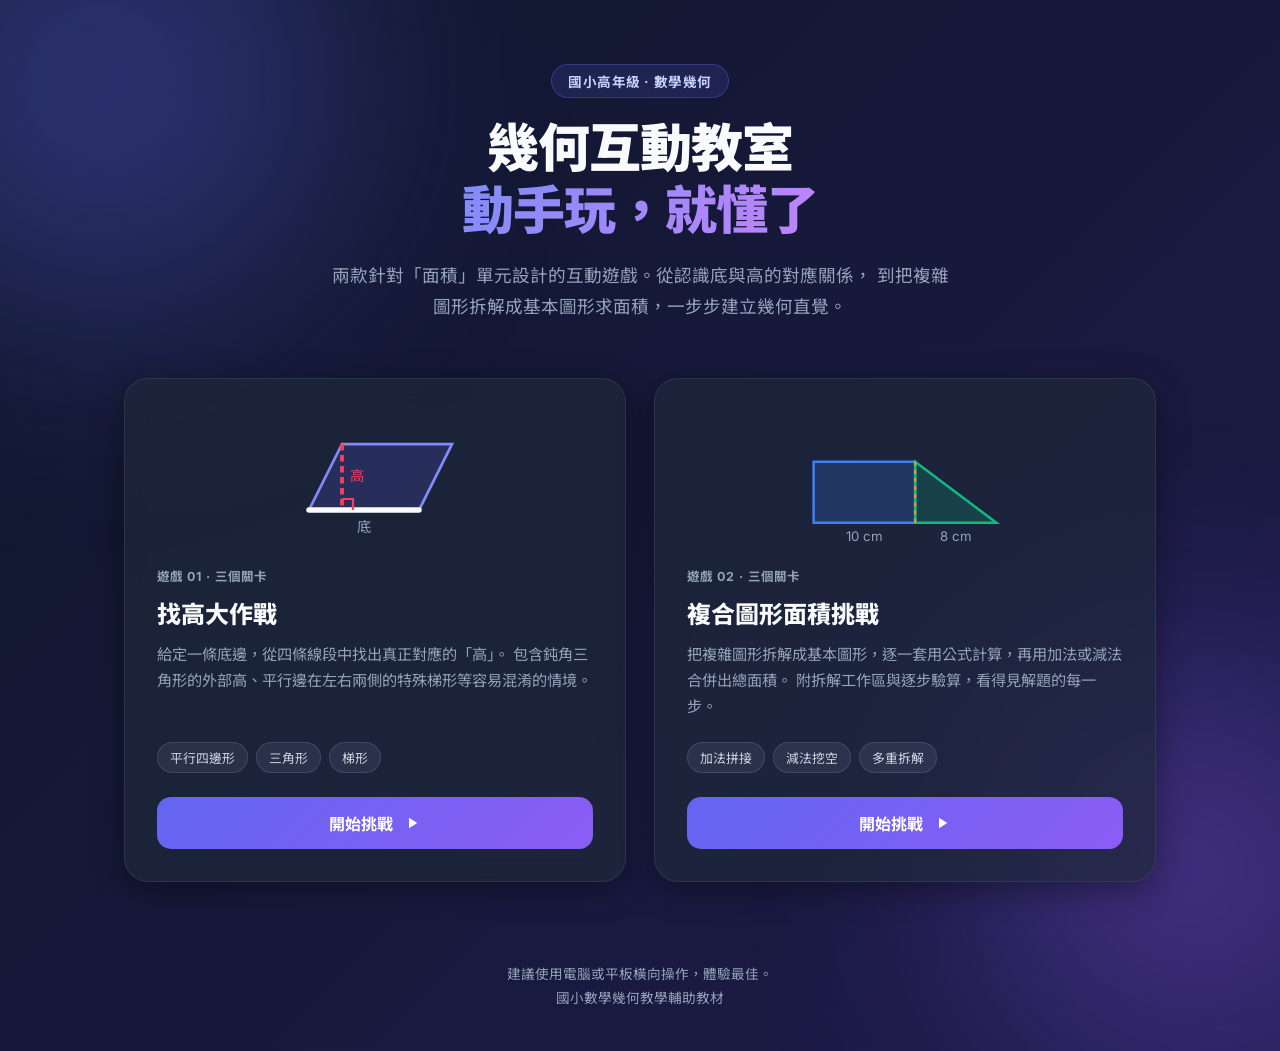
<file: index.html>
<!DOCTYPE html>
<html lang="zh-Hant">
<head>
    <meta charset="UTF-8">
    <meta name="viewport" content="width=device-width, initial-scale=1.0">
    <title>幾何互動教室 - 國小數學圖形遊戲</title>
    <meta name="description" content="兩款國小高年級數學幾何互動遊戲：找高大作戰、複合圖形面積挑戰。">
    <link rel="icon" href="favicon.svg" type="image/svg+xml">
    <link rel="preconnect" href="https://fonts.googleapis.com">
    <link rel="preconnect" href="https://fonts.gstatic.com" crossorigin>
    <link href="https://fonts.googleapis.com/css2?family=Inter:wght@300;400;600;800&family=Noto+Sans+TC:wght@300;400;700;900&display=swap" rel="stylesheet">
    <style>
        :root {
            --bg-primary: #0f172a;
            --bg-accent: #1e1b4b;
            --card-bg: rgba(30, 41, 59, 0.7);
            --card-border: rgba(255, 255, 255, 0.08);
            --text-primary: #f8fafc;
            --text-muted: #94a3b8;
            --primary: #6366f1;
            --accent: #8b5cf6;
            --color-green: #10b981;
            --color-amber: #f59e0b;
            --radius-lg: 24px;
            --transition: all 0.3s cubic-bezier(0.4, 0, 0.2, 1);
        }

        * { box-sizing: border-box; margin: 0; padding: 0; }

        body {
            font-family: 'Inter', 'Noto Sans TC', system-ui, -apple-system, "Segoe UI", sans-serif;
            background: linear-gradient(135deg, var(--bg-primary) 0%, var(--bg-accent) 100%);
            color: var(--text-primary);
            min-height: 100vh;
            overflow-x: hidden;
            position: relative;
            display: flex;
            flex-direction: column;
        }

        /* 背景裝飾光暈，與遊戲頁的視覺語言一致 */
        body::before,
        body::after {
            content: "";
            position: fixed;
            border-radius: 50%;
            filter: blur(120px);
            opacity: 0.35;
            pointer-events: none;
            z-index: 0;
        }
        body::before {
            width: 480px; height: 480px;
            background: var(--primary);
            top: -160px; left: -140px;
        }
        body::after {
            width: 420px; height: 420px;
            background: var(--accent);
            bottom: -180px; right: -120px;
        }

        .page {
            position: relative;
            z-index: 1;
            flex: 1;
            width: 100%;
            max-width: 1080px;
            margin: 0 auto;
            padding: 64px 24px 48px;
            display: flex;
            flex-direction: column;
        }

        header.hero {
            text-align: center;
            margin-bottom: 56px;
        }

        .badge {
            display: inline-block;
            padding: 6px 16px;
            border-radius: 999px;
            background: rgba(99, 102, 241, 0.15);
            border: 1px solid rgba(99, 102, 241, 0.35);
            color: #c7d2fe;
            font-size: 0.85rem;
            font-weight: 700;
            letter-spacing: 0.04em;
            margin-bottom: 20px;
        }

        h1 {
            font-size: clamp(2rem, 5vw, 3.25rem);
            font-weight: 900;
            line-height: 1.2;
            letter-spacing: -0.02em;
            margin-bottom: 18px;
        }

        h1 .highlight {
            background: linear-gradient(120deg, #818cf8, #c084fc);
            -webkit-background-clip: text;
            background-clip: text;
            -webkit-text-fill-color: transparent;
        }

        .subtitle {
            color: var(--text-muted);
            font-size: clamp(0.95rem, 2vw, 1.1rem);
            line-height: 1.75;
            max-width: 620px;
            margin: 0 auto;
        }

        .game-grid {
            display: grid;
            grid-template-columns: repeat(auto-fit, minmax(320px, 1fr));
            gap: 28px;
        }

        .game-card {
            display: flex;
            flex-direction: column;
            background: var(--card-bg);
            border: 1px solid var(--card-border);
            border-radius: var(--radius-lg);
            backdrop-filter: blur(12px);
            -webkit-backdrop-filter: blur(12px);
            box-shadow: 0 8px 32px rgba(0, 0, 0, 0.37);
            padding: 32px;
            text-decoration: none;
            color: inherit;
            transition: var(--transition);
        }

        .game-card:hover,
        .game-card:focus-visible {
            transform: translateY(-6px);
            border-color: rgba(129, 140, 248, 0.5);
            box-shadow: 0 20px 44px rgba(99, 102, 241, 0.28);
            outline: none;
        }

        .card-visual {
            height: 132px;
            margin-bottom: 24px;
            display: flex;
            align-items: center;
            justify-content: center;
        }

        .card-visual svg { width: 100%; height: 100%; }

        .card-tag {
            font-size: 0.78rem;
            font-weight: 700;
            letter-spacing: 0.08em;
            text-transform: uppercase;
            color: var(--text-muted);
            margin-bottom: 10px;
        }

        .game-card h2 {
            font-size: 1.5rem;
            font-weight: 800;
            margin-bottom: 12px;
        }

        .game-card p {
            color: var(--text-muted);
            font-size: 0.95rem;
            line-height: 1.7;
            flex: 1;
            margin-bottom: 22px;
        }

        .topics {
            display: flex;
            flex-wrap: wrap;
            gap: 8px;
            margin-bottom: 24px;
        }

        .topic {
            font-size: 0.8rem;
            padding: 5px 12px;
            border-radius: 999px;
            background: rgba(148, 163, 184, 0.12);
            border: 1px solid rgba(148, 163, 184, 0.2);
            color: #cbd5e1;
        }

        .play-cta {
            display: inline-flex;
            align-items: center;
            justify-content: center;
            gap: 10px;
            padding: 14px 22px;
            border-radius: 14px;
            font-size: 1rem;
            font-weight: 700;
            background: linear-gradient(135deg, var(--primary), var(--accent));
            color: #fff;
            transition: var(--transition);
        }

        .game-card:hover .play-cta { filter: brightness(1.12); }
        .play-cta svg { width: 18px; height: 18px; fill: currentColor; }

        footer {
            position: relative;
            z-index: 1;
            text-align: center;
            padding: 32px 24px 40px;
            color: var(--text-muted);
            font-size: 0.85rem;
            line-height: 1.8;
        }

        @media (max-width: 640px) {
            .page { padding: 40px 18px 32px; }
            .game-card { padding: 24px; }
        }

        /* 尊重使用者的減少動態偏好設定 */
        @media (prefers-reduced-motion: reduce) {
            * { transition: none !important; animation: none !important; }
        }
    </style>
</head>
<body>
    <div class="page">
        <header class="hero">
            <div class="badge">國小高年級 · 數學幾何</div>
            <h1>幾何互動教室<br><span class="highlight">動手玩，就懂了</span></h1>
            <p class="subtitle">
                兩款針對「面積」單元設計的互動遊戲。從認識底與高的對應關係，
                到把複雜圖形拆解成基本圖形求面積，一步步建立幾何直覺。
            </p>
        </header>

        <main class="game-grid">
            <!-- 遊戲一：找高大作戰 -->
            <a class="game-card" href="find-height/">
                <div class="card-visual">
                    <svg viewBox="0 0 200 120" aria-hidden="true">
                        <polygon points="40,90 140,90 170,30 70,30"
                                 fill="rgba(99,102,241,0.18)" stroke="#818cf8" stroke-width="2.5"/>
                        <line x1="40" y1="90" x2="140" y2="90" stroke="#f8fafc" stroke-width="5" stroke-linecap="round"/>
                        <line x1="70" y1="30" x2="70" y2="90" stroke="#f43f5e" stroke-width="3.5" stroke-dasharray="6,4"/>
                        <path d="M 70,80 L 80,80 L 80,90" fill="none" stroke="#f43f5e" stroke-width="2"/>
                        <text x="90" y="110" fill="#94a3b8" font-size="13" text-anchor="middle">底</text>
                        <text x="84" y="64" fill="#f43f5e" font-size="13" text-anchor="middle">高</text>
                    </svg>
                </div>
                <div class="card-tag">遊戲 01 · 三個關卡</div>
                <h2>找高大作戰</h2>
                <p>
                    給定一條底邊，從四條線段中找出真正對應的「高」。
                    包含鈍角三角形的外部高、平行邊在左右兩側的特殊梯形等容易混淆的情境。
                </p>
                <div class="topics">
                    <span class="topic">平行四邊形</span>
                    <span class="topic">三角形</span>
                    <span class="topic">梯形</span>
                </div>
                <span class="play-cta">
                    開始挑戰
                    <svg viewBox="0 0 24 24" aria-hidden="true"><path d="M8 5v14l11-7z"/></svg>
                </span>
            </a>

            <!-- 遊戲二：複合圖形面積挑戰 -->
            <a class="game-card" href="composite-area/">
                <div class="card-visual">
                    <svg viewBox="0 0 240 130" aria-hidden="true">
                        <polygon points="30,110 130,110 130,50 30,50"
                                 fill="rgba(59,130,246,0.2)" stroke="#3b82f6" stroke-width="2.5"/>
                        <polygon points="130,110 210,110 130,50"
                                 fill="rgba(16,185,129,0.2)" stroke="#10b981" stroke-width="2.5"/>
                        <line x1="130" y1="50" x2="130" y2="110" stroke="#f59e0b" stroke-width="2" stroke-dasharray="4,4"/>
                        <text x="80" y="128" fill="#94a3b8" font-size="13" text-anchor="middle">10 cm</text>
                        <text x="170" y="128" fill="#94a3b8" font-size="13" text-anchor="middle">8 cm</text>
                    </svg>
                </div>
                <div class="card-tag">遊戲 02 · 三個關卡</div>
                <h2>複合圖形面積挑戰</h2>
                <p>
                    把複雜圖形拆解成基本圖形，逐一套用公式計算，再用加法或減法合併出總面積。
                    附拆解工作區與逐步驗算，看得見解題的每一步。
                </p>
                <div class="topics">
                    <span class="topic">加法拼接</span>
                    <span class="topic">減法挖空</span>
                    <span class="topic">多重拆解</span>
                </div>
                <span class="play-cta">
                    開始挑戰
                    <svg viewBox="0 0 24 24" aria-hidden="true"><path d="M8 5v14l11-7z"/></svg>
                </span>
            </a>
        </main>
    </div>

    <footer>
        建議使用電腦或平板橫向操作，體驗最佳。<br>
        國小數學幾何教學輔助教材
    </footer>
</body>
</html>
</file>
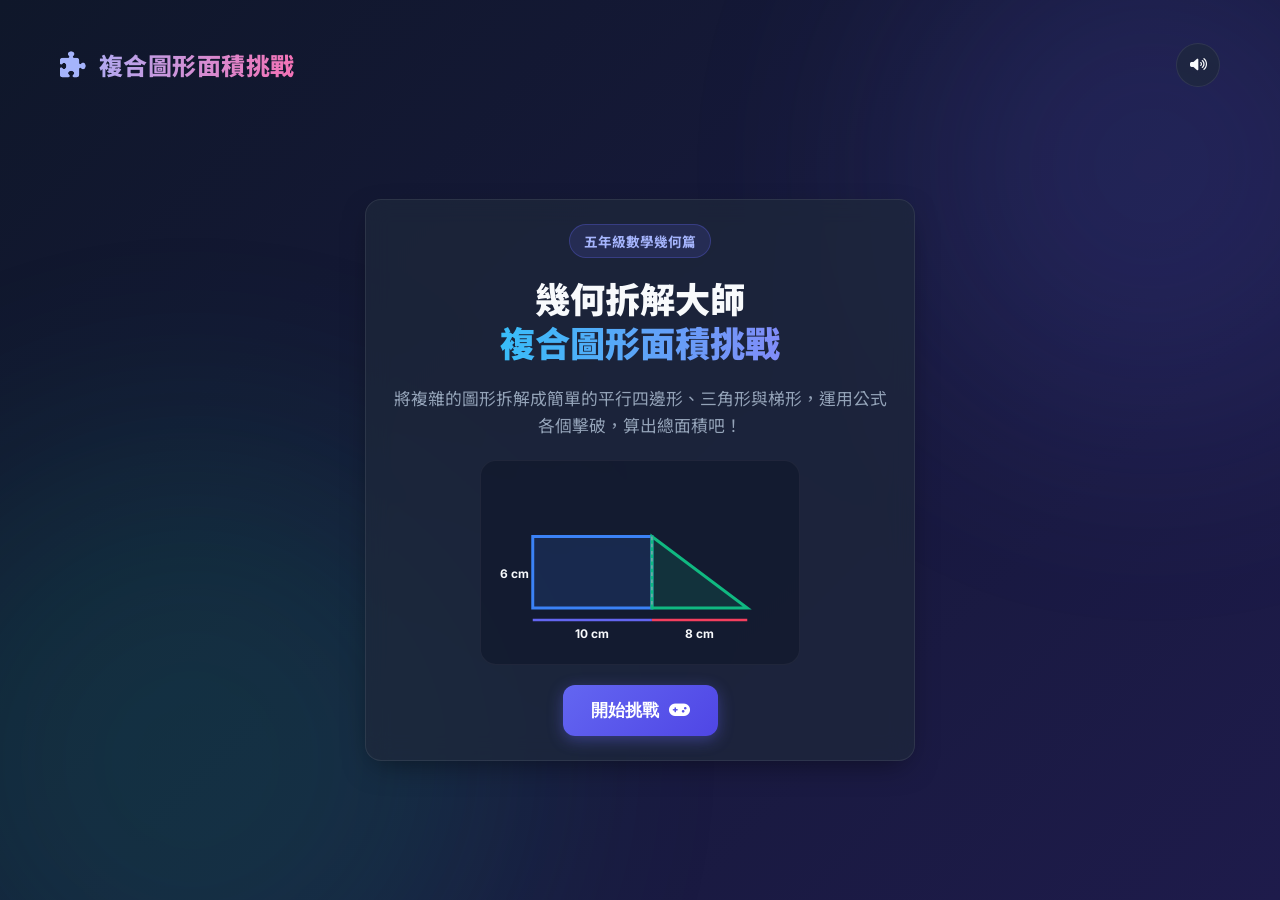
<file: composite-area/index.html>
<!DOCTYPE html>
<html lang="zh-Hant">
<head>
    <meta charset="UTF-8">
    <meta name="viewport" content="width=device-width, initial-scale=1.0">
    <title>複合圖形面積挑戰 - 幾何拆解大師</title>
    <link rel="icon" href="../favicon.svg" type="image/svg+xml">
    <!-- Google Fonts -->
    <link rel="preconnect" href="https://fonts.googleapis.com">
    <link rel="preconnect" href="https://fonts.gstatic.com" crossorigin>
    <link href="https://fonts.googleapis.com/css2?family=Inter:wght@300;400;600;800&family=Noto+Sans+TC:wght@300;400;700;900&display=swap" rel="stylesheet">
    <!-- FontAwesome icons -->
    <link rel="stylesheet" href="https://cdnjs.cloudflare.com/ajax/libs/font-awesome/6.4.0/css/all.min.css">
    <link rel="stylesheet" href="style.css">
    <!-- 共用基礎樣式置後載入，確保焦點環等無障礙規則能覆蓋既有樣式 -->
    <link rel="stylesheet" href="../shared/base.css">
</head>
<body>
    <!-- Background dynamic elements -->
    <div class="bg-decorations" id="bgDecorations"></div>

    <div class="app-container">
        <!-- Global Header -->
        <header class="global-header">
            <div class="game-logo">
                <i class="fa-solid fa-puzzle-piece logo-icon"></i>
                <span>複合圖形面積挑戰</span>
            </div>
            <button id="soundToggle" class="icon-btn" aria-label="切換音效">
                <i class="fa-solid fa-volume-high"></i>
            </button>
        </header>

        <!-- WELCOME SCREEN -->
        <section id="welcomeScreen" class="screen active">
            <div class="welcome-card card">
                <div class="badge">五年級數學幾何篇</div>
                <h1>幾何拆解大師<br><span class="highlight">複合圖形面積挑戰</span></h1>
                <p class="subtitle">將複雜的圖形拆解成簡單的平行四邊形、三角形與梯形，運用公式各個擊破，算出總面積吧！</p>
                
                <div class="welcome-visual">
                    <svg viewBox="0 0 240 140" class="preview-svg">
                        <!-- Composite shape visualization: a trapezoid and a triangle -->
                        <polygon points="30,110 130,110 130,50 30,50" class="preview-shape shape-rect" />
                        <polygon points="130,110 210,110 130,50" class="preview-shape shape-tri" />
                        <!-- Labels -->
                        <line x1="30" y1="120" x2="130" y2="120" stroke="var(--primary)" stroke-width="2" />
                        <line x1="130" y1="120" x2="210" y2="120" stroke="var(--accent)" stroke-width="2" />
                        <text x="80" y="135" class="preview-label">10 cm</text>
                        <text x="170" y="135" class="preview-label">8 cm</text>
                        <text x="15" y="85" class="preview-label">6 cm</text>
                        <line x1="130" y1="50" x2="130" y2="110" stroke="var(--text-muted)" stroke-dasharray="3,3" />
                    </svg>
                </div>

                <button id="startBtn" class="primary-btn pulse">
                    <span>開始挑戰</span>
                    <i class="fa-solid fa-gamepad"></i>
                </button>
            </div>
        </section>

        <!-- LEVEL SELECT SCREEN -->
        <section id="mapScreen" class="screen">
            <div class="map-container">
                <div class="screen-title">
                    <button class="back-btn-small" id="mapBackToWelcome"><i class="fa-solid fa-arrow-left"></i></button>
                    <h2>選擇挑戰關卡</h2>
                </div>
                
                <div class="level-cards">
                    <!-- Level 1 -->
                    <div class="level-card card" id="level1Card" data-level="1">
                        <div class="level-number">關卡 01</div>
                        <h3>加法拼接型</h3>
                        <p>將圖形分割成兩個簡單的圖形，分別求出面積後相加。</p>
                        <div class="level-status">
                            <div class="stars" id="level1Stars">
                                <i class="fa-regular fa-star"></i>
                                <i class="fa-regular fa-star"></i>
                                <i class="fa-regular fa-star"></i>
                            </div>
                            <span class="status-text" id="level1StatusText">未挑戰</span>
                        </div>
                        <button class="level-play-btn">進入關卡</button>
                    </div>

                    <!-- Level 2 -->
                    <div class="level-card card" id="level2Card" data-level="2">
                        <div class="level-number">關卡 02</div>
                        <h3>減法挖空型</h3>
                        <p>從一個大圖形中，扣除內部挖空的部分圖形，求出剩餘面積。</p>
                        <div class="level-status">
                            <div class="stars" id="level2Stars">
                                <i class="fa-regular fa-star"></i>
                                <i class="fa-regular fa-star"></i>
                                <i class="fa-regular fa-star"></i>
                            </div>
                            <span class="status-text" id="level2StatusText">未挑戰</span>
                        </div>
                        <button class="level-play-btn">進入關卡</button>
                    </div>

                    <!-- Level 3 -->
                    <div class="level-card card" id="level3Card" data-level="3">
                        <div class="level-number">關卡 03</div>
                        <h3>多重拆解與割補</h3>
                        <p>需要拆解成三個部分，或者動態移補，求出複雜的幾何圖形面積！</p>
                        <div class="level-status">
                            <div class="stars" id="level3Stars">
                                <i class="fa-regular fa-star"></i>
                                <i class="fa-regular fa-star"></i>
                                <i class="fa-regular fa-star"></i>
                            </div>
                            <span class="status-text" id="level3StatusText">未挑戰</span>
                        </div>
                        <button class="level-play-btn">進入關卡</button>
                    </div>
                </div>

                <!-- 課堂平板輪流使用時，讓下一位學生從乾淨的進度開始 -->
                <div class="reset-progress-row">
                    <button id="resetProgressBtn" class="reset-progress-btn">
                        <i class="fa-solid fa-rotate-left" aria-hidden="true"></i>
                        <span>重新開始（清除進度）</span>
                    </button>
                </div>
                <p class="storage-hint" id="storageHint"></p>
            </div>
        </section>

        <!-- GAMEPLAY SCREEN -->
        <section id="gameScreen" class="screen">
            <div class="game-layout">
                <!-- Status Bar -->
                <div class="game-status-bar card">
                    <button class="back-btn" id="gameBackToMap">
                        <i class="fa-solid fa-map"></i> <span>返回關卡</span>
                    </button>
                    <div class="game-progress">
                        <span class="progress-title" id="gameStageTitle">第一關：加法拼接型</span>
                        <div class="progress-bar-container">
                            <div class="progress-bar-fill" id="progressBarFill" style="width: 33%;"></div>
                        </div>
                        <span class="progress-text" id="progressText">第 1 / 3 題</span>
                    </div>
                    <div class="score-display">
                        <i class="fa-solid fa-star star-active"></i>
                        <span id="currentScore">得分：0</span>
                    </div>
                </div>

                <!-- Main Work Area -->
                <div class="main-play-area">
                    <!-- Left: Shape SVG Display -->
                    <div class="canvas-panel card">
                        <div class="panel-header">
                            <h3><i class="fa-solid fa-compass-drafting"></i> 複合圖形</h3>
                            <span class="hint-badge" id="shapeHintBadge">請觀察標記尺寸</span>
                        </div>
                        <div class="svg-container">
                            <svg id="compositeGeometrySvg" viewBox="0 0 500 380" preserveAspectRatio="xMidYMid meet"
                                 role="img" aria-labelledby="svgDesc">
                                <!-- Dynamic SVG elements will be injected here -->
                            </svg>
                            <!-- 圖形的文字描述，由 JS 依關卡更新，供螢幕閱讀器讀出 -->
                            <p id="svgDesc" class="sr-only"></p>
                        </div>
                        <div class="helper-tips">
                            <i class="fa-regular fa-lightbulb"></i>
                            <!-- 用版面中性的說法：手機上「拆解與計算區」會堆疊到下方，不在右側 -->
                            <span id="questionTipText">在「拆解與計算區」點選圖形按鈕，將此圖形拆解並逐一計算其面積。</span>
                        </div>
                    </div>

                    <!-- Right: Workspace Panel -->
                    <div class="workspace-panel card">
                        <div class="panel-header">
                            <h3><i class="fa-solid fa-calculator"></i> 拆解與計算區</h3>
                        </div>

                        <!-- Step 1: Add shape parts -->
                        <div class="step-section">
                            <h4 class="step-title"><span class="step-num">1</span> 選擇你想拆解出的圖形：</h4>
                            <div class="shape-selector-buttons">
                                <button class="shape-select-btn" data-shape="parallelogram">
                                    <i class="fa-solid fa-square-envelope"></i>
                                    <span>平行四邊形</span>
                                </button>
                                <button class="shape-select-btn" data-shape="triangle">
                                    <i class="fa-solid fa-play fa-rotate-270"></i>
                                    <span>三角形</span>
                                </button>
                                <button class="shape-select-btn" data-shape="trapezoid">
                                    <i class="fa-solid fa-trapezoid"></i> <!-- Custom or fallback icon -->
                                    <svg viewBox="0 0 24 24" class="svg-icon"><polygon points="6,6 18,6 22,18 2,18" /></svg>
                                    <span>梯形</span>
                                </button>
                            </div>
                        </div>

                        <!-- Step 2: Formulas and calculations -->
                        <div class="step-section">
                            <h4 class="step-title"><span class="step-num">2</span> 填入數據計算各部分面積：</h4>
                            <div class="formulas-list" id="formulasList">
                                <!-- Dynamic formula items will be injected here -->
                                <div class="empty-state">
                                    <i class="fa-solid fa-diagram-predecessor"></i>
                                    <p>尚未新增拆解圖形。請點擊上方按鈕開始拆解！</p>
                                </div>
                            </div>
                        </div>

                        <!-- Step 3: Total calculation -->
                        <div class="step-section locked" id="totalSection">
                            <h4 class="step-title"><span class="step-num">3</span> 計算複合圖形總面積：</h4>
                            <div class="total-calc-container">
                                <div class="total-calc-expression" id="totalCalcExpression">
                                    <!-- Dynamic parts combined with + or - dropdowns -->
                                    <span>請先完成步驟 2 的部分面積計算</span>
                                </div>
                                <div class="total-calc-submit">
                                    <button class="primary-btn" id="submitTotalAreaBtn" disabled>
                                        <span>驗證總面積</span>
                                        <i class="fa-solid fa-circle-check"></i>
                                    </button>
                                </div>
                            </div>
                        </div>
                    </div>
                </div>
            </div>
        </section>

        <!-- FEEDBACK MODAL -->
        <div id="feedbackOverlay" class="modal-overlay" role="dialog" aria-modal="true"
             aria-labelledby="feedbackResultTitle" aria-describedby="feedbackExplanation">
            <canvas id="fireworksCanvas" aria-hidden="true"></canvas>
            <div class="feedback-card card animate-pop">
                <div class="feedback-icon" id="feedbackIcon">
                    <!-- Check or cross -->
                </div>
                <h3 id="feedbackResultTitle">答對了！</h3>
                <p id="feedbackExplanation" class="explanation-text">
                    非常好！你成功將複合圖形拆解並計算出正確的總面積。
                </p>
                <div class="feedback-actions">
                    <button id="tryAgainBtn" class="secondary-btn">
                        <span>再試一次</span>
                        <i class="fa-solid fa-rotate-left"></i>
                    </button>
                    <button id="nextQuestionBtn" class="primary-btn">
                        <span>下一題</span>
                        <i class="fa-solid fa-arrow-right"></i>
                    </button>
                </div>
            </div>
        </div>

        <!-- LEVEL COMPLETE SCREEN -->
        <section id="completeScreen" class="screen">
            <div class="complete-card card text-center">
                <div class="trophy-container">
                    <i class="fa-solid fa-trophy trophy-icon animate-bounce"></i>
                </div>
                <h2 id="completeTitle">關卡挑戰成功！</h2>
                <p class="subtitle" id="completeSubtitle">你已經完成此關卡的全部挑戰！</p>

                <div class="final-stars-container" id="finalStars">
                    <i class="fa-solid fa-star"></i>
                    <i class="fa-solid fa-star"></i>
                    <i class="fa-solid fa-star"></i>
                </div>

                <div class="score-summary-details">
                    <div class="summary-item">
                        <span class="label">答對題數：</span>
                        <span class="val" id="summaryCorrect">3 / 3</span>
                    </div>
                    <div class="summary-item">
                        <span class="label">答錯次數：</span>
                        <span class="val" id="summaryErrors">0</span>
                    </div>
                    <div class="summary-item">
                        <span class="label">獲得評價：</span>
                        <span class="val" id="summaryStarsText">完美三星級！</span>
                    </div>
                </div>

                <div class="complete-actions">
                    <button id="completeBackToMap" class="secondary-btn">
                        <i class="fa-solid fa-map"></i>
                        <span>返回關卡地圖</span>
                    </button>
                    <button id="completeNextLevel" class="primary-btn">
                        <span>挑戰下一關</span>
                        <i class="fa-solid fa-arrow-right"></i>
                    </button>
                </div>
            </div>
        </section>
    </div>

    <!-- Script loading -->
    <!-- 共用模組須在 game.js 之前載入 -->
    <script src="../shared/storage.js"></script>
    <script src="../shared/audio.js"></script>
    <script src="../shared/shuffle.js"></script>
    <script src="game.js"></script>
</body>
</html>
</file>
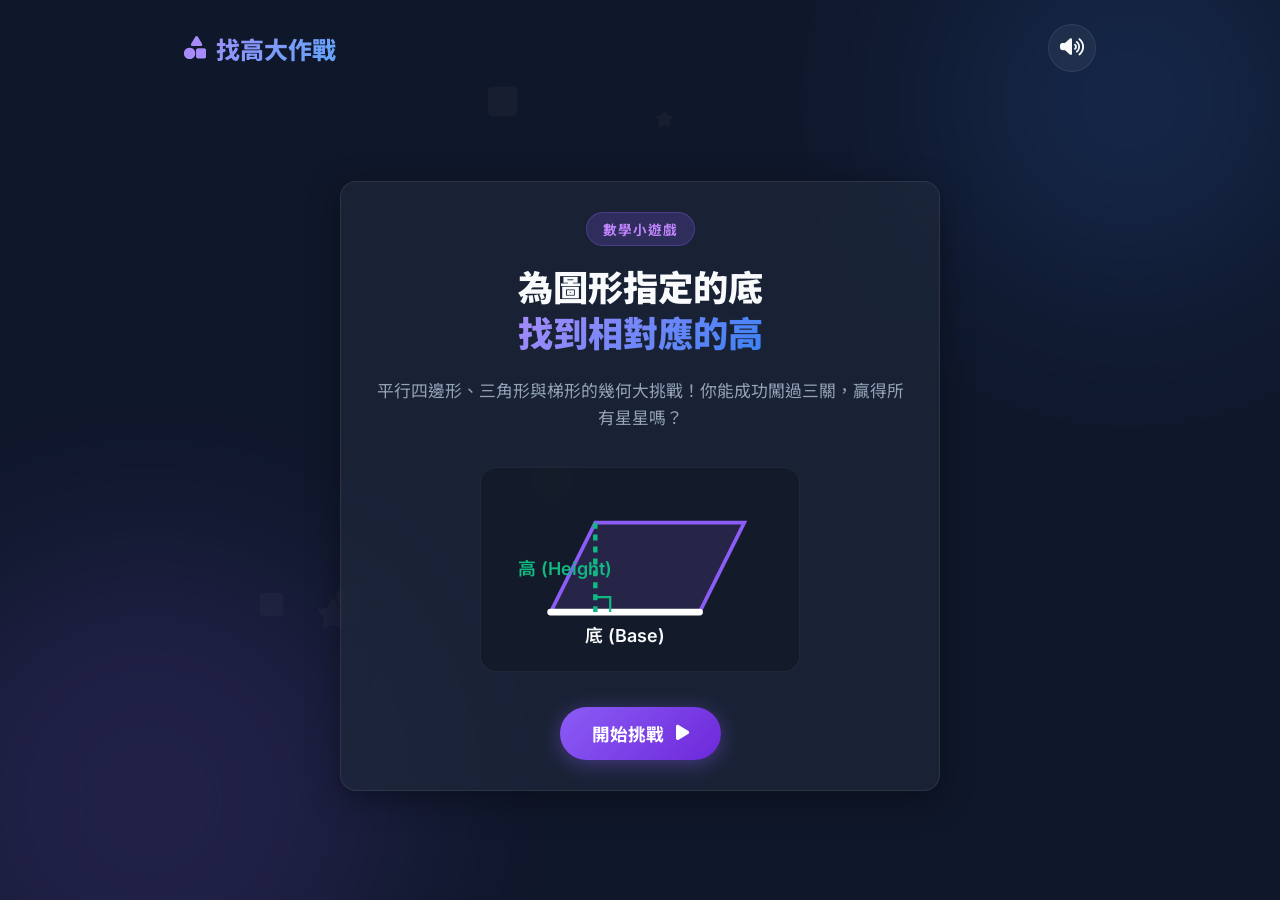
<file: find-height/index.html>
<!DOCTYPE html>
<html lang="zh-Hant">
<head>
    <meta charset="UTF-8">
    <meta name="viewport" content="width=device-width, initial-scale=1.0">
    <title>找高大作戰 - 為圖形指定的底找到相對應的高</title>
    <link rel="icon" href="../favicon.svg" type="image/svg+xml">
    <!-- Google Fonts -->
    <link rel="preconnect" href="https://fonts.googleapis.com">
    <link rel="preconnect" href="https://fonts.gstatic.com" crossorigin>
    <link href="https://fonts.googleapis.com/css2?family=Inter:wght@300;400;600;800&family=Noto+Sans+TC:wght@300;400;700;900&display=swap" rel="stylesheet">
    <!-- FontAwesome icons via CDN for buttons -->
    <link rel="stylesheet" href="https://cdnjs.cloudflare.com/ajax/libs/font-awesome/6.4.0/css/all.min.css">
    <link rel="stylesheet" href="style.css">
    <!-- 共用基礎樣式置後載入，確保焦點環等無障礙規則能覆蓋既有樣式 -->
    <link rel="stylesheet" href="../shared/base.css">
</head>
<body>
    <!-- Background dynamic shapes -->
    <div class="bg-decorations" id="bgDecorations"></div>

    <div class="app-container">
        <!-- Sound control and global settings -->
        <header class="global-header">
            <div class="game-logo">
                <i class="fa-solid fa-shapes logo-icon"></i>
                <span>找高大作戰</span>
            </div>
            <button id="soundToggle" class="icon-btn" aria-label="切換音效">
                <i class="fa-solid fa-volume-high"></i>
            </button>
        </header>

        <!-- WELCOME SCREEN -->
        <section id="welcomeScreen" class="screen active">
            <div class="welcome-card card">
                <div class="badge">數學小遊戲</div>
                <h1>為圖形指定的底<br><span class="highlight">找到相對應的高</span></h1>
                <p class="subtitle">平行四邊形、三角形與梯形的幾何大挑戰！你能成功闖過三關，贏得所有星星嗎？</p>
                
                <div class="welcome-visual">
                    <!-- Dynamic SVG preview representing base and height -->
                    <svg viewBox="0 0 200 120" class="preview-svg">
                        <polygon points="40,90 140,90 170,30 70,30" class="preview-shape" />
                        <line x1="40" y1="90" x2="140" y2="90" class="preview-base" />
                        <line x1="70" y1="30" x2="70" y2="90" class="preview-height" />
                        <path d="M 70,80 L 80,80 L 80,90" class="preview-right-angle" />
                        <text x="90" y="110" class="preview-label">底 (Base)</text>
                        <text x="50" y="65" class="preview-label h-label">高 (Height)</text>
                    </svg>
                </div>

                <button id="startBtn" class="primary-btn pulse">
                    <span>開始挑戰</span>
                    <i class="fa-solid fa-play"></i>
                </button>
            </div>
        </section>

        <!-- MAP SCREEN (LEVEL SELECT) -->
        <section id="mapScreen" class="screen">
            <div class="map-container">
                <div class="screen-title">
                    <button class="back-btn-small" id="mapBackToWelcome"><i class="fa-solid fa-arrow-left"></i></button>
                    <h2>選擇挑戰關卡</h2>
                </div>
                
                <div class="level-cards">
                    <!-- Level 1 -->
                    <div class="level-card card" id="level1Card" data-level="1">
                        <div class="level-number">關卡 01</div>
                        <h3>平行四邊形的底與高</h3>
                        <p>尋找平行四邊形指定底邊時，相對應的垂直高度。</p>
                        <div class="level-status">
                            <div class="stars" id="level1Stars">
                                <i class="fa-regular fa-star"></i>
                                <i class="fa-regular fa-star"></i>
                                <i class="fa-regular fa-star"></i>
                            </div>
                            <span class="status-text" id="level1StatusText">未挑戰</span>
                        </div>
                        <button class="level-play-btn">進入關卡</button>
                    </div>

                    <!-- Level 2 -->
                    <div class="level-card card" id="level2Card" data-level="2">
                        <div class="level-number">關卡 02</div>
                        <h3>三角形的底與高</h3>
                        <p>包含正三角形、等腰、直角以及難度較高的鈍角三角形外部高！</p>
                        <div class="level-status">
                            <div class="stars" id="level2Stars">
                                <i class="fa-regular fa-star"></i>
                                <i class="fa-regular fa-star"></i>
                                <i class="fa-regular fa-star"></i>
                            </div>
                            <span class="status-text" id="level2StatusText">未挑戰</span>
                        </div>
                        <button class="level-play-btn">進入關卡</button>
                    </div>

                    <!-- Level 3 -->
                    <div class="level-card card" id="level3Card" data-level="3">
                        <div class="level-number">關卡 03</div>
                        <h3>梯形的底與高</h3>
                        <p>挑戰等腰梯形、直角梯形，以及平行邊在左右兩側的特殊梯形！</p>
                        <div class="level-status">
                            <div class="stars" id="level3Stars">
                                <i class="fa-regular fa-star"></i>
                                <i class="fa-regular fa-star"></i>
                                <i class="fa-regular fa-star"></i>
                            </div>
                            <span class="status-text" id="level3StatusText">未挑戰</span>
                        </div>
                        <button class="level-play-btn">進入關卡</button>
                    </div>
                </div>

                <!-- 課堂平板輪流使用時，讓下一位學生從乾淨的進度開始 -->
                <div class="reset-progress-row">
                    <button id="resetProgressBtn" class="reset-progress-btn">
                        <i class="fa-solid fa-rotate-left" aria-hidden="true"></i>
                        <span>重新開始（清除進度）</span>
                    </button>
                </div>
                <p class="storage-hint" id="storageHint"></p>
            </div>
        </section>

        <!-- GAMEPLAY SCREEN -->
        <section id="gameScreen" class="screen">
            <div class="game-layout">
                <!-- Left Sidebar or Header Status -->
                <div class="game-status-bar card">
                    <button class="back-btn" id="gameBackToMap">
                        <i class="fa-solid fa-map"></i> <span>返回關卡</span>
                    </button>
                    <div class="game-progress">
                        <span class="progress-title">第一關：平行四邊形</span>
                        <div class="progress-bar-container">
                            <div class="progress-bar-fill" id="progressBarFill" style="width: 20%;"></div>
                        </div>
                        <span class="progress-text" id="progressText">第 1 / 5 題</span>
                    </div>
                    <div class="score-display">
                        <i class="fa-solid fa-star star-active"></i>
                        <span id="currentScore">得分：0</span>
                    </div>
                </div>

                <!-- Main Interactive Play Area -->
                <div class="main-play-area">
                    <!-- Question Box -->
                    <div class="question-box card">
                        <h2 id="questionPrompt">請觀察圖形，找出以黑色粗線為「底」時，相對應的「高」是哪一條？</h2>
                    </div>

                    <!-- Canvas/SVG Render Box -->
                    <div class="svg-container card">
                        <svg id="gameGeometrySvg" viewBox="0 0 500 380" preserveAspectRatio="xMidYMid meet"
                             role="img" aria-labelledby="svgDesc">
                            <!-- Geometric objects will be injected dynamically -->
                        </svg>
                        <!-- 圖形的文字描述，由 JS 依題目更新，供螢幕閱讀器讀出 -->
                        <p id="svgDesc" class="sr-only"></p>
                        
                        <!-- Mini tutorial overlay for help -->
                        <div class="helper-tips">
                            <i class="fa-regular fa-lightbulb"></i>
                            <span>提示：高必須與指定的底邊垂直，並且連接到底邊與其對邊（或對角頂點）。</span>
                        </div>
                    </div>

                    <!-- Choices Area -->
                    <div class="choices-container">
                        <button class="choice-btn color-red" data-choice="0" id="btnChoice0">
                            <div class="choice-color-indicator red-bg"></div>
                            <span class="choice-text">紅色線段 (甲)</span>
                        </button>
                        <button class="choice-btn color-blue" data-choice="1" id="btnChoice1">
                            <div class="choice-color-indicator blue-bg"></div>
                            <span class="choice-text">藍色線段 (乙)</span>
                        </button>
                        <button class="choice-btn color-orange" data-choice="2" id="btnChoice2">
                            <div class="choice-color-indicator orange-bg"></div>
                            <span class="choice-text">橘色線段 (丙)</span>
                        </button>
                        <button class="choice-btn color-green" data-choice="3" id="btnChoice3">
                            <div class="choice-color-indicator green-bg"></div>
                            <span class="choice-text">綠色線段 (丁)</span>
                        </button>
                    </div>
                </div>
            </div>
        </section>

        <!-- QUESTION FEEDBACK DIALOG (MODAL OVERLAY) -->
        <div id="feedbackOverlay" class="modal-overlay" role="dialog" aria-modal="true"
             aria-labelledby="feedbackResultTitle" aria-describedby="feedbackExplanation">
            <canvas id="fireworksCanvas" aria-hidden="true" style="position:absolute; top:0; left:0; width:100%; height:100%; pointer-events:none; z-index: 1;"></canvas>
            <div class="feedback-card card animate-pop" style="z-index: 2; position: relative;">
                <div class="feedback-icon" id="feedbackIcon">
                    <!-- Dynamic check or cross -->
                </div>
                <h3 id="feedbackResultTitle">答對了！</h3>
                <p id="feedbackExplanation" class="explanation-text">
                    非常好！紅色線段確實與底邊垂直，且連接到對邊，是正確的高。
                </p>
                <button id="nextQuestionBtn" class="primary-btn">
                    <span>下一題</span>
                    <i class="fa-solid fa-arrow-right"></i>
                </button>
                <button id="tryAgainBtn" class="secondary-btn">
                    <span>再試一次</span>
                    <i class="fa-solid fa-rotate-left"></i>
                </button>
            </div>
        </div>

        <!-- LEVEL COMPLETE SCREEN -->
        <section id="completeScreen" class="screen">
            <div class="complete-card card text-center">
                <div class="trophy-container">
                    <i class="fa-solid fa-trophy trophy-icon animate-bounce"></i>
                </div>
                <h2 id="completeTitle">關卡挑戰成功！</h2>
                <p class="subtitle" id="completeSubtitle">你已經完成平行四邊形的全部挑戰！</p>

                <!-- Final stars evaluation -->
                <div class="final-stars-container" id="finalStars">
                    <i class="fa-solid fa-star"></i>
                    <i class="fa-solid fa-star"></i>
                    <i class="fa-solid fa-star"></i>
                </div>

                <div class="score-summary-details">
                    <div class="summary-item">
                        <span class="label">答對題數：</span>
                        <span class="val" id="summaryCorrect">5 / 5</span>
                    </div>
                    <div class="summary-item">
                        <span class="label">答錯次數：</span>
                        <span class="val" id="summaryErrors">0</span>
                    </div>
                    <div class="summary-item">
                        <span class="label">獲得星等：</span>
                        <span class="val" id="summaryStarsText">三星級 (完美!)</span>
                    </div>
                </div>

                <div class="complete-actions">
                    <button id="completeBackToMap" class="secondary-btn">
                        <i class="fa-solid fa-map"></i>
                        <span>返回關卡地圖</span>
                    </button>
                    <button id="completeNextLevel" class="primary-btn">
                        <span>挑戰下一關</span>
                        <i class="fa-solid fa-arrow-right"></i>
                    </button>
                </div>
            </div>
        </section>
    </div>

    <!-- Script loading：共用模組須在 game.js 之前載入 -->
    <script src="../shared/storage.js"></script>
    <script src="../shared/audio.js"></script>
    <script src="../shared/shuffle.js"></script>
    <script src="game.js"></script>
</body>
</html>
</file>
<file: composite-area/style.css>
/* Custom Premium Theme Design for Composite Area Game */
:root {
    --bg-gradient: linear-gradient(135deg, #0f172a 0%, #1e1b4b 100%);
    --card-bg: rgba(30, 41, 59, 0.7);
    --card-border: rgba(255, 255, 255, 0.08);
    --primary: #6366f1;
    --primary-hover: #4f46e5;
    --primary-light: rgba(99, 102, 241, 0.15);
    
    --accent: #f43f5e;
    --accent-hover: #e11d48;
    
    /* Shape Specific Colors */
    --color-parallelogram: #3b82f6; /* Blue */
    --color-triangle: #10b981;      /* Emerald Green */
    --color-trapezoid: #f59e0b;     /* Amber */
    
    --color-parallelogram-bg: rgba(59, 130, 246, 0.15);
    --color-triangle-bg: rgba(16, 185, 129, 0.15);
    --color-trapezoid-bg: rgba(245, 158, 11, 0.15);

    --text: #f8fafc;
    --text-muted: #94a3b8;
    --text-dark: #0f172a;
    
    --success: #10b981;
    --error: #ef4444;
    --shadow: 0 10px 30px -10px rgba(0, 0, 0, 0.5);
    --border-radius: 16px;
    --transition: all 0.3s cubic-bezier(0.4, 0, 0.2, 1);
}

* {
    box-sizing: border-box;
    margin: 0;
    padding: 0;
}

body {
    font-family: 'Inter', 'Noto Sans TC', -apple-system, BlinkMacSystemFont, "Segoe UI", Roboto, sans-serif;
    background: var(--bg-gradient);
    color: var(--text);
    min-height: 100vh;
    overflow-x: hidden;
    position: relative;
    display: flex;
    justify-content: center;
    align-items: center;
}

/* Background Animated Orbs */
.bg-decorations {
    position: fixed;
    top: 0;
    left: 0;
    width: 100%;
    height: 100%;
    z-index: -1;
    overflow: hidden;
    pointer-events: none;
}

.bg-decorations::before, .bg-decorations::after {
    content: '';
    position: absolute;
    border-radius: 50%;
    filter: blur(120px);
    opacity: 0.15;
    animation: float 20s infinite alternate ease-in-out;
}

.bg-decorations::before {
    width: 40vw;
    height: 40vw;
    background: var(--primary);
    top: -10%;
    right: -10%;
}

.bg-decorations::after {
    width: 50vw;
    height: 50vw;
    background: var(--color-triangle);
    bottom: -20%;
    left: -10%;
    animation-delay: -5s;
}

@keyframes float {
    0% { transform: translate(0, 0) scale(1); }
    100% { transform: translate(5%, 8%) scale(1.1); }
}

/* App Container */
.app-container {
    width: 100%;
    max-width: 1200px;
    padding: 20px;
    display: flex;
    flex-direction: column;
    height: 95vh;
    min-height: 650px;
}

/* Header */
.global-header {
    display: flex;
    justify-content: space-between;
    align-items: center;
    margin-bottom: 16px;
    flex-shrink: 0;
}

.game-logo {
    display: flex;
    align-items: center;
    gap: 12px;
    font-size: 1.5rem;
    font-weight: 800;
    letter-spacing: 0.5px;
    background: linear-gradient(to right, #a5b4fc, #f472b6);
    -webkit-background-clip: text;
    -webkit-text-fill-color: transparent;
}

.logo-icon {
    font-size: 1.6rem;
    color: #a5b4fc;
    -webkit-text-fill-color: initial;
    animation: spin-slow 8s linear infinite;
}

@keyframes spin-slow {
    0% { transform: rotate(0deg); }
    100% { transform: rotate(360deg); }
}

/* Card glassmorphism */
.card {
    background: var(--card-bg);
    border: 1px solid var(--card-border);
    border-radius: var(--border-radius);
    padding: 24px;
    backdrop-filter: blur(12px);
    -webkit-backdrop-filter: blur(12px);
    box-shadow: var(--shadow);
    transition: var(--transition);
}

/* Buttons style */
.icon-btn {
    background: var(--card-bg);
    border: 1px solid var(--card-border);
    color: var(--text);
    width: 44px;
    height: 44px;
    border-radius: 50%;
    display: flex;
    justify-content: center;
    align-items: center;
    cursor: pointer;
    transition: var(--transition);
}

.icon-btn:hover {
    background: var(--primary-light);
    border-color: var(--primary);
    transform: scale(1.08);
}

.primary-btn, .secondary-btn {
    display: inline-flex;
    align-items: center;
    justify-content: center;
    gap: 10px;
    padding: 14px 28px;
    border-radius: 12px;
    font-size: 1.05rem;
    font-weight: 700;
    cursor: pointer;
    transition: var(--transition);
    border: none;
    outline: none;
}

.primary-btn {
    background: linear-gradient(135deg, var(--primary) 0%, #4f46e5 100%);
    color: white;
    box-shadow: 0 4px 15px rgba(99, 102, 241, 0.4);
}

.primary-btn:hover:not(:disabled) {
    transform: translateY(-2px);
    box-shadow: 0 6px 20px rgba(99, 102, 241, 0.6);
}

.primary-btn:disabled {
    opacity: 0.5;
    cursor: not-allowed;
    box-shadow: none;
}

.secondary-btn {
    background: rgba(255, 255, 255, 0.08);
    color: var(--text);
    border: 1px solid rgba(255, 255, 255, 0.1);
}

.secondary-btn:hover {
    background: rgba(255, 255, 255, 0.15);
    transform: translateY(-2px);
}

.pulse {
    animation: pulse-glow 2s infinite;
}

@keyframes pulse-glow {
    0%, 100% { box-shadow: 0 4px 15px rgba(99, 102, 241, 0.4); }
    50% { box-shadow: 0 4px 25px rgba(99, 102, 241, 0.8); }
}

/* Screens toggling */
.screen {
    display: none;
    flex-grow: 1;
    width: 100%;
}

.screen.active {
    display: flex;
    flex-direction: column;
    animation: fadeIn 0.4s ease-out forwards;
}

@keyframes fadeIn {
    from { opacity: 0; transform: translateY(10px); }
    to { opacity: 1; transform: translateY(0); }
}

/* Welcome Screen */
#welcomeScreen .welcome-card {
    max-width: 600px;
    margin: auto;
    text-align: center;
    display: flex;
    flex-direction: column;
    align-items: center;
    gap: 20px;
}

.badge {
    background: var(--primary-light);
    color: #a5b4fc;
    border: 1px solid rgba(99, 102, 241, 0.3);
    padding: 6px 14px;
    border-radius: 50px;
    font-size: 0.85rem;
    font-weight: 700;
    text-transform: uppercase;
}

h1 {
    font-size: 2.2rem;
    font-weight: 900;
    line-height: 1.25;
}

.highlight {
    background: linear-gradient(to right, #38bdf8, #818cf8);
    -webkit-background-clip: text;
    -webkit-text-fill-color: transparent;
}

.subtitle {
    color: var(--text-muted);
    font-size: 1.05rem;
    line-height: 1.6;
    max-width: 500px;
}

.welcome-visual {
    background: rgba(15, 23, 42, 0.6);
    border: 1px solid rgba(255, 255, 255, 0.05);
    border-radius: var(--border-radius);
    padding: 16px;
    width: 100%;
    max-width: 320px;
}

.preview-svg {
    width: 100%;
    height: auto;
}

.preview-shape {
    fill: opacity 0.3;
    stroke-width: 2.5;
}

.shape-rect {
    fill: var(--color-parallelogram-bg);
    stroke: var(--color-parallelogram);
}

.shape-tri {
    fill: var(--color-triangle-bg);
    stroke: var(--color-triangle);
}

.preview-label {
    fill: var(--text);
    font-size: 10px;
    font-weight: 700;
    text-anchor: middle;
}

/* Map Screen */
.map-container {
    max-width: 900px;
    margin: auto;
    width: 100%;
    display: flex;
    flex-direction: column;
    gap: 30px;
}

.screen-title {
    display: flex;
    align-items: center;
    gap: 16px;
}

.screen-title h2 {
    font-size: 1.8rem;
    font-weight: 800;
}

.back-btn-small {
    background: rgba(255, 255, 255, 0.05);
    border: 1px solid var(--card-border);
    color: var(--text);
    width: 40px;
    height: 40px;
    border-radius: 10px;
    cursor: pointer;
    display: flex;
    justify-content: center;
    align-items: center;
    transition: var(--transition);
}

.back-btn-small:hover {
    background: rgba(255, 255, 255, 0.15);
}

.level-cards {
    display: grid;
    grid-template-columns: repeat(auto-fit, minmax(260px, 1fr));
    gap: 20px;
}

.level-card {
    display: flex;
    flex-direction: column;
    gap: 12px;
    position: relative;
    overflow: hidden;
}

.level-card::after {
    content: '';
    position: absolute;
    top: 0;
    left: 0;
    width: 4px;
    height: 100%;
    background: var(--primary);
}

.level-card:hover {
    transform: translateY(-5px);
    border-color: rgba(99, 102, 241, 0.4);
}

.level-number {
    font-size: 0.8rem;
    font-weight: 800;
    color: var(--primary);
    text-transform: uppercase;
}

.level-card h3 {
    font-size: 1.3rem;
    font-weight: 700;
}

.level-card p {
    color: var(--text-muted);
    font-size: 0.9rem;
    line-height: 1.5;
    flex-grow: 1;
}

.level-status {
    display: flex;
    justify-content: space-between;
    align-items: center;
    border-top: 1px solid rgba(255, 255, 255, 0.05);
    padding-top: 12px;
    margin-top: 8px;
}

.stars {
    color: #e2e8f0;
    display: flex;
    gap: 4px;
}

.stars .fa-star {
    font-size: 0.95rem;
}

.stars .star-active {
    color: #fbbf24;
}

.status-text {
    font-size: 0.85rem;
    font-weight: 600;
    color: var(--text-muted);
}

.level-play-btn {
    background: var(--primary);
    color: white;
    border: none;
    padding: 10px;
    border-radius: 8px;
    font-weight: 700;
    cursor: pointer;
    transition: var(--transition);
}

.level-play-btn:hover {
    background: var(--primary-hover);
}

/* Gameplay Screen layout */
.game-layout {
    display: flex;
    flex-direction: column;
    gap: 16px;
    height: 100%;
}

.game-status-bar {
    display: flex;
    justify-content: space-between;
    align-items: center;
    padding: 14px 24px;
    flex-wrap: wrap;
    gap: 12px;
}

.back-btn {
    background: rgba(255, 255, 255, 0.05);
    border: 1px solid var(--card-border);
    color: var(--text);
    padding: 8px 16px;
    border-radius: 8px;
    font-weight: 600;
    font-size: 0.9rem;
    cursor: pointer;
    display: flex;
    align-items: center;
    gap: 8px;
    transition: var(--transition);
}

.back-btn:hover {
    background: rgba(255, 255, 255, 0.15);
}

.game-progress {
    display: flex;
    align-items: center;
    gap: 16px;
    flex-grow: 1;
    max-width: 600px;
    justify-content: center;
}

.progress-title {
    font-weight: 700;
    font-size: 0.95rem;
}

.progress-bar-container {
    height: 10px;
    background: rgba(255, 255, 255, 0.1);
    border-radius: 5px;
    flex-grow: 1;
    overflow: hidden;
}

.progress-bar-fill {
    height: 100%;
    background: linear-gradient(to right, var(--primary), var(--color-triangle));
    border-radius: 5px;
    transition: width 0.4s ease;
}

.progress-text {
    font-size: 0.85rem;
    color: var(--text-muted);
    font-weight: 700;
    white-space: nowrap;
}

.score-display {
    display: flex;
    align-items: center;
    gap: 8px;
    font-weight: 800;
    font-size: 1.1rem;
    color: #fbbf24;
}

.main-play-area {
    display: grid;
    grid-template-columns: 1.1fr 1fr;
    gap: 16px;
    flex-grow: 1;
    min-height: 0; /* allows grid children to shrink below content size */
}

/* Panels */
.canvas-panel {
    display: flex;
    flex-direction: column;
    gap: 12px;
    min-height: 0;
}

.workspace-panel {
    display: flex;
    flex-direction: column;
    gap: 20px;
    overflow-y: auto;
    min-height: 0;
}

.panel-header {
    display: flex;
    justify-content: space-between;
    align-items: center;
    border-bottom: 1px solid rgba(255, 255, 255, 0.05);
    padding-bottom: 10px;
}

.panel-header h3 {
    font-size: 1.15rem;
    font-weight: 700;
    display: flex;
    align-items: center;
    gap: 8px;
}

.hint-badge {
    background: rgba(59, 130, 246, 0.2);
    border: 1px solid rgba(59, 130, 246, 0.4);
    color: #60a5fa;
    padding: 2px 8px;
    border-radius: 4px;
    font-size: 0.75rem;
    font-weight: 700;
}

.svg-container {
    flex-grow: 1;
    background: rgba(15, 23, 42, 0.5);
    border-radius: 10px;
    display: flex;
    justify-content: center;
    align-items: center;
    position: relative;
    padding: 10px;
    min-height: 250px;
}

#compositeGeometrySvg {
    width: 100%;
    height: 100%;
    max-height: 340px;
}

.helper-tips {
    display: flex;
    align-items: center;
    gap: 8px;
    font-size: 0.85rem;
    color: var(--text-muted);
    background: rgba(255, 255, 255, 0.03);
    padding: 10px 14px;
    border-radius: 8px;
    border-left: 3px solid var(--primary);
}

.helper-tips i {
    color: #fbbf24;
}

/* Steps in Workspace */
.step-section {
    display: flex;
    flex-direction: column;
    gap: 12px;
}

.step-section.locked {
    opacity: 0.4;
    pointer-events: none;
}

.step-title {
    font-size: 1rem;
    font-weight: 700;
    display: flex;
    align-items: center;
    gap: 8px;
}

.step-num {
    background: var(--primary);
    color: white;
    width: 22px;
    height: 22px;
    border-radius: 50%;
    display: inline-flex;
    justify-content: center;
    align-items: center;
    font-size: 0.75rem;
    font-weight: 800;
}

/* Shape selection buttons */
.shape-selector-buttons {
    display: grid;
    grid-template-columns: repeat(3, 1fr);
    gap: 10px;
}

.shape-select-btn {
    background: rgba(255, 255, 255, 0.03);
    border: 1px solid rgba(255, 255, 255, 0.08);
    color: var(--text);
    padding: 12px 6px;
    border-radius: 10px;
    display: flex;
    flex-direction: column;
    align-items: center;
    gap: 6px;
    cursor: pointer;
    font-weight: 700;
    font-size: 0.85rem;
    transition: var(--transition);
}

.shape-select-btn i, .shape-select-btn svg {
    font-size: 1.4rem;
}

.shape-select-btn svg {
    width: 24px;
    height: 24px;
    fill: none;
    stroke: currentColor;
    stroke-width: 2;
}

.shape-select-btn[data-shape="parallelogram"]:hover {
    background: var(--color-parallelogram-bg);
    border-color: var(--color-parallelogram);
    color: #60a5fa;
}

.shape-select-btn[data-shape="triangle"]:hover {
    background: var(--color-triangle-bg);
    border-color: var(--color-triangle);
    color: #34d399;
}

.shape-select-btn[data-shape="trapezoid"]:hover {
    background: var(--color-trapezoid-bg);
    border-color: var(--color-trapezoid);
    color: #fbbf24;
}

/* Formulas List */
.formulas-list {
    display: flex;
    flex-direction: column;
    gap: 10px;
    min-height: 80px;
}

.empty-state {
    display: flex;
    flex-direction: column;
    align-items: center;
    justify-content: center;
    gap: 8px;
    color: var(--text-muted);
    padding: 20px;
    text-align: center;
    background: rgba(255, 255, 255, 0.01);
    border: 1px dashed rgba(255, 255, 255, 0.08);
    border-radius: 10px;
    font-size: 0.85rem;
}

.empty-state i {
    font-size: 1.5rem;
}

/* Formula calculation card */
.formula-card {
    background: rgba(15, 23, 42, 0.4);
    border: 1px solid rgba(255, 255, 255, 0.05);
    border-radius: 12px;
    padding: 14px;
    display: flex;
    flex-direction: column;
    gap: 10px;
    position: relative;
    animation: slideDown 0.3s ease-out;
}

@keyframes slideDown {
    from { opacity: 0; transform: translateY(-10px); }
    to { opacity: 1; transform: translateY(0); }
}

.formula-card-header {
    display: flex;
    justify-content: space-between;
    align-items: center;
}

.formula-card-title {
    font-weight: 700;
    font-size: 0.85rem;
    display: flex;
    align-items: center;
    gap: 6px;
}

.delete-formula-btn {
    background: transparent;
    border: none;
    color: rgba(255, 255, 255, 0.2);
    cursor: pointer;
    padding: 2px;
    transition: var(--transition);
}

.delete-formula-btn:hover {
    color: var(--accent);
}

.formula-expression {
    font-family: monospace;
    font-size: 0.85rem;
    color: var(--text-muted);
    background: rgba(255, 255, 255, 0.02);
    padding: 4px 8px;
    border-radius: 4px;
    display: inline-block;
}

/* Input layout inside formula */
.formula-inputs {
    display: flex;
    align-items: center;
    gap: 6px;
    font-weight: 700;
    flex-wrap: wrap;
}

.formula-inputs input {
    background: rgba(15, 23, 42, 0.8);
    border: 1px solid rgba(255, 255, 255, 0.15);
    color: white;
    width: 54px;
    height: 36px;
    border-radius: 6px;
    text-align: center;
    font-weight: 700;
    font-size: 0.95rem;
    outline: none;
    transition: var(--transition);
}

.formula-inputs input:focus {
    border-color: var(--primary);
    box-shadow: 0 0 0 2px rgba(99, 102, 241, 0.2);
}

.formula-inputs input::-webkit-inner-spin-button, 
.formula-inputs input::-webkit-outer-spin-button {
    -webkit-appearance: none;
    margin: 0;
}

.formula-inputs input[type=number] {
    -moz-appearance: textfield;
}

.formula-inputs .result-input {
    width: 68px;
    border-color: rgba(255, 255, 255, 0.25);
    background: rgba(30, 41, 59, 0.8);
}

.verify-part-btn {
    background: var(--primary-light);
    border: 1px solid rgba(99, 102, 241, 0.4);
    color: #a5b4fc;
    padding: 6px 12px;
    border-radius: 6px;
    font-weight: 700;
    font-size: 0.8rem;
    cursor: pointer;
    transition: var(--transition);
}

.verify-part-btn:hover {
    background: var(--primary);
    color: white;
}

/* Color themed borders/titles */
.formula-card.parallelogram-theme {
    border-left: 4px solid var(--color-parallelogram);
}
.formula-card.parallelogram-theme .formula-card-title {
    color: #60a5fa;
}

.formula-card.triangle-theme {
    border-left: 4px solid var(--color-triangle);
}
.formula-card.triangle-theme .formula-card-title {
    color: #34d399;
}

.formula-card.trapezoid-theme {
    border-left: 4px solid var(--color-trapezoid);
}
.formula-card.trapezoid-theme .formula-card-title {
    color: #fbbf24;
}

/* Locked Card styling */
.formula-card.correct {
    background: rgba(16, 185, 129, 0.05);
    border-color: rgba(16, 185, 129, 0.2);
    border-left-width: 4px;
}
.formula-card.correct input {
    background: rgba(16, 185, 129, 0.1);
    border-color: var(--success);
    color: #34d399;
    pointer-events: none;
}
.formula-card.correct .verify-part-btn, 
.formula-card.correct .delete-formula-btn {
    display: none;
}

.check-badge {
    background: rgba(16, 185, 129, 0.2);
    color: #34d399;
    width: 24px;
    height: 24px;
    border-radius: 50%;
    display: flex;
    justify-content: center;
    align-items: center;
    font-size: 0.8rem;
}

/* Step 3: Total Area */
.total-calc-container {
    background: rgba(15, 23, 42, 0.3);
    border: 1px solid rgba(255, 255, 255, 0.05);
    border-radius: 12px;
    padding: 16px;
    display: flex;
    flex-direction: column;
    gap: 16px;
}

.total-calc-expression {
    display: flex;
    align-items: center;
    gap: 8px;
    flex-wrap: wrap;
    font-weight: 700;
    justify-content: center;
    font-size: 1rem;
}

.total-part-badge {
    padding: 6px 12px;
    border-radius: 6px;
    font-size: 0.85rem;
    display: inline-block;
    color: white;
}

.select-op {
    background: rgba(15, 23, 42, 0.8);
    border: 1px solid rgba(255, 255, 255, 0.15);
    color: white;
    padding: 6px;
    border-radius: 6px;
    font-weight: 700;
    outline: none;
    cursor: pointer;
}

.total-calc-expression .result-input-large {
    width: 80px;
    height: 40px;
    background: rgba(30, 41, 59, 0.8);
    border: 1px solid rgba(255, 255, 255, 0.2);
    color: white;
    text-align: center;
    font-size: 1.1rem;
    font-weight: 800;
    border-radius: 8px;
    outline: none;
}

.total-calc-expression .result-input-large:focus {
    border-color: var(--primary);
}

.total-calc-submit {
    display: flex;
    justify-content: center;
}

/* Modal dialog styling */
.modal-overlay {
    position: fixed;
    top: 0;
    left: 0;
    width: 100vw;
    height: 100vh;
    background: rgba(15, 23, 42, 0.85);
    z-index: 100;
    display: flex;
    justify-content: center;
    align-items: center;
    opacity: 0;
    pointer-events: none;
    transition: opacity 0.3s ease;
    backdrop-filter: blur(8px);
}

.modal-overlay.active {
    opacity: 1;
    pointer-events: auto;
}

#fireworksCanvas {
    position: absolute;
    top: 0;
    left: 0;
    width: 100%;
    height: 100%;
    pointer-events: none;
    z-index: 101;
}

.feedback-card {
    max-width: 450px;
    width: 90%;
    text-align: center;
    display: flex;
    flex-direction: column;
    align-items: center;
    gap: 18px;
    position: relative;
    z-index: 102;
}

.feedback-icon {
    width: 70px;
    height: 70px;
    border-radius: 50%;
    display: flex;
    justify-content: center;
    align-items: center;
    font-size: 2.2rem;
}

.feedback-icon.success-icon {
    background: rgba(16, 185, 129, 0.15);
    color: var(--success);
    border: 2px solid var(--success);
}

.feedback-icon.error-icon {
    background: rgba(239, 68, 68, 0.15);
    color: var(--error);
    border: 2px solid var(--error);
}

.explanation-text {
    color: var(--text-muted);
    font-size: 0.95rem;
    line-height: 1.6;
}

.feedback-actions {
    display: flex;
    gap: 12px;
    width: 100%;
}

.feedback-actions button {
    flex: 1;
}

/* Complete Screen */
.complete-card {
    max-width: 500px;
    margin: auto;
    display: flex;
    flex-direction: column;
    align-items: center;
    gap: 20px;
}

.trophy-container {
    background: rgba(251, 191, 36, 0.1);
    width: 100px;
    height: 100px;
    border-radius: 50%;
    display: flex;
    justify-content: center;
    align-items: center;
    border: 2px solid #fbbf24;
}

.trophy-icon {
    font-size: 3rem;
    color: #fbbf24;
}

.final-stars-container {
    display: flex;
    gap: 10px;
    color: #fbbf24;
    font-size: 2.2rem;
    margin: 10px 0;
}

.score-summary-details {
    width: 100%;
    background: rgba(255, 255, 255, 0.02);
    border: 1px solid rgba(255, 255, 255, 0.05);
    border-radius: 12px;
    padding: 16px;
    display: flex;
    flex-direction: column;
    gap: 10px;
}

.summary-item {
    display: flex;
    justify-content: space-between;
    font-weight: 700;
}

.summary-item .label {
    color: var(--text-muted);
}

.summary-item .val {
    color: var(--text);
}

.complete-actions {
    display: flex;
    gap: 12px;
    width: 100%;
}

.complete-actions button {
    flex: 1;
}

/* Animations */
.animate-pop {
    animation: pop 0.4s cubic-bezier(0.34, 1.56, 0.64, 1) forwards;
}

@keyframes pop {
    from { transform: scale(0.8); opacity: 0; }
    to { transform: scale(1); opacity: 1; }
}

.animate-bounce {
    animation: bounce 2s infinite;
}

@keyframes bounce {
    0%, 100% { transform: translateY(0); }
    50% { transform: translateY(-10px); }
}

/* SVG Highlight styles when active */
.svg-region {
    transition: fill 0.3s ease, fill-opacity 0.3s ease;
    cursor: pointer;
}

.svg-region.hovered, .svg-region.selected-part {
    fill-opacity: 0.45 !important;
}

.parallelogram-fill {
    fill: var(--color-parallelogram);
    fill-opacity: 0.15;
    stroke: var(--color-parallelogram);
    stroke-width: 2.5;
}

.triangle-fill {
    fill: var(--color-triangle);
    fill-opacity: 0.15;
    stroke: var(--color-triangle);
    stroke-width: 2.5;
}

.trapezoid-fill {
    fill: var(--color-trapezoid);
    fill-opacity: 0.15;
    stroke: var(--color-trapezoid);
    stroke-width: 2.5;
}

.dimension-line {
    stroke: #e2e8f0;
    stroke-width: 1.5;
}

.dimension-dash {
    stroke: #94a3b8;
    stroke-dasharray: 4, 4;
    stroke-width: 1.5;
}

.dimension-text {
    fill: #ffffff;
    font-size: 13px;
    font-weight: 700;
    text-shadow: 0px 1px 4px rgba(0, 0, 0, 0.9);
}

/* Responsive adjustments */
@media(max-width: 900px) {
    .app-container {
        height: auto;
        overflow-y: auto;
    }
    
    .main-play-area {
        grid-template-columns: 1fr;
        min-height: auto;
    }
    
    .svg-container {
        min-height: 250px;
    }
}
</file>
<file: shared/base.css>
/**
 * 幾何互動教室 —— 共用基礎樣式
 *
 * 於各遊戲 style.css 之後載入，用來補強無障礙與響應式的共通需求。
 * 只放跨遊戲一致的規則；個別版面調整仍留在各自的 style.css。
 */

/* ---------- 焦點可見性 ---------- */
/*
 * 原本的樣式在多處使用 outline: none 卻沒有替代指示，
 * 使用鍵盤操作的學生會完全看不出焦點在哪裡。
 * :focus-visible 只在鍵盤操作時顯示，滑鼠點擊不會出現外框。
 */
a:focus-visible,
button:focus-visible,
[tabindex]:focus-visible,
.choice-btn:focus-visible,
.level-card:focus-visible {
    outline: 3px solid #fbbf24 !important;
    outline-offset: 3px !important;
    border-radius: 8px;
}

/* SVG 內的可互動線段同樣需要焦點指示 */
svg .geo-height:focus-visible {
    outline: none !important;
    stroke-width: 9 !important;
    filter: drop-shadow(0 0 6px #fbbf24);
}

/* ---------- 螢幕閱讀器專用文字 ---------- */
.sr-only {
    position: absolute;
    width: 1px;
    height: 1px;
    padding: 0;
    margin: -1px;
    overflow: hidden;
    clip: rect(0, 0, 0, 0);
    white-space: nowrap;
    border: 0;
}

/* ---------- 觸控目標尺寸（WCAG 2.5.5 建議 44x44） ---------- */
button,
.choice-btn,
.primary-btn,
.secondary-btn,
.icon-btn,
.level-play-btn,
.back-btn,
.back-btn-small {
    min-height: 44px;
    touch-action: manipulation; /* 消除行動裝置點擊的 300ms 延遲與雙擊縮放 */
}

.icon-btn,
.back-btn-small {
    min-width: 44px;
}

/* ---------- 重新開始按鈕（課堂平板輪流使用時清除上一位學生的進度） ---------- */
.reset-progress-row {
    display: flex;
    justify-content: center;
    margin-top: 28px;
}

.reset-progress-btn {
    display: inline-flex;
    align-items: center;
    gap: 8px;
    padding: 10px 20px;
    font-family: inherit;
    font-size: 0.9rem;
    font-weight: 600;
    color: #cbd5e1;
    background: rgba(148, 163, 184, 0.12);
    border: 1px solid rgba(148, 163, 184, 0.28);
    border-radius: 12px;
    cursor: pointer;
    transition: background 0.2s ease, color 0.2s ease, border-color 0.2s ease;
}

.reset-progress-btn:hover {
    background: rgba(244, 63, 94, 0.16);
    border-color: rgba(244, 63, 94, 0.45);
    color: #fecdd3;
}

.storage-hint {
    margin-top: 10px;
    text-align: center;
    font-size: 0.8rem;
    color: #94a3b8;
    line-height: 1.6;
}

/* ---------- 響應式基礎 ---------- */

/* 平板直式以下：縮小整體留白，讓圖形拿到更多空間 */
@media (max-width: 768px) {
    .app-container {
        padding-left: 12px;
        padding-right: 12px;
    }

    .helper-tips {
        font-size: 0.8rem;
        line-height: 1.5;
    }
}

/* 窄螢幕：把圖形放到最大。
 * 原本 .svg-container 有 min-height 與較大的 padding，
 * 且「找高大作戰」的提示框是絕對定位壓在容器底部，
 * 導致手機上圖形被壓縮到很小、線段難以辨認。
 * 這裡改為直向堆疊，並讓 SVG 依視窗高度撐大。
 */
@media (max-width: 640px) {
    .svg-container {
        flex-direction: column;
        padding: 10px 6px;
        min-height: 0;
    }

    .svg-container svg {
        width: 100%;
        max-width: 100%;
        max-height: 46vh;
    }

    /* 提示改為隨文流排列，不再遮擋圖形 */
    .helper-tips {
        position: static;
        margin-top: 10px;
        left: auto;
        right: auto;
        bottom: auto;
    }
}

/* 手機直式：選項改為單欄，避免文字被擠成兩三行 */
@media (max-width: 480px) {
    .choices-container {
        grid-template-columns: 1fr !important;
        display: grid !important;
        gap: 10px;
    }

    .choice-btn {
        justify-content: flex-start;
        padding: 12px 14px;
        font-size: 0.95rem;
    }

    .global-header .game-logo span {
        font-size: 1rem;
    }

    .feedback-card {
        padding: 20px 16px;
        max-height: 85vh;
        overflow-y: auto;
    }

    .complete-actions {
        flex-direction: column;
        gap: 10px;
    }

    .complete-actions button {
        width: 100%;
    }
}

/* 橫向且螢幕高度很矮（手機橫拿）：壓縮垂直留白，確保選項不被擠出畫面 */
@media (max-height: 480px) and (orientation: landscape) {
    .global-header {
        padding-top: 6px;
        padding-bottom: 6px;
    }

    .question-box {
        padding: 10px 14px;
    }

    .question-box h2 {
        font-size: 0.95rem;
    }
}

/* ---------- 尊重「減少動態效果」偏好 ---------- */
/*
 * 前庭系統敏感的使用者會因大量動畫產生不適。
 * 此處連同煙火 canvas 一併隱藏（煙火由 JS 判斷後不啟動，這裡是視覺上的第二道保險）。
 */
@media (prefers-reduced-motion: reduce) {
    *,
    *::before,
    *::after {
        animation-duration: 0.001ms !important;
        animation-iteration-count: 1 !important;
        transition-duration: 0.001ms !important;
        scroll-behavior: auto !important;
    }

    .bg-drift-shape,
    #fireworksCanvas {
        display: none !important;
    }
}
</file>
<file: find-height/style.css>
/* Global Variables and Design System */
:root {
    --bg-primary: #0f172a;
    --bg-secondary: #1e293b;
    --text-primary: #f8fafc;
    --text-muted: #94a3b8;
    
    /* Harmonious choice colors */
    --color-red: #ef4444;
    --color-red-hover: #f87171;
    --color-red-glow: rgba(239, 68, 68, 0.4);
    
    --color-blue: #3b82f6;
    --color-blue-hover: #60a5fa;
    --color-blue-glow: rgba(59, 130, 246, 0.4);
    
    --color-orange: #f97316;
    --color-orange-hover: #fb923c;
    --color-orange-glow: rgba(249, 115, 22, 0.4);
    
    --color-green: #10b981;
    --color-green-hover: #34d399;
    --color-green-glow: rgba(16, 185, 129, 0.4);

    --color-accent: #8b5cf6; /* Purple */
    --color-correct: #10b981;
    --color-incorrect: #ef4444;
    
    --card-bg: rgba(30, 41, 59, 0.7);
    --card-border: rgba(255, 255, 255, 0.08);
    --card-shadow: 0 8px 32px 0 rgba(0, 0, 0, 0.37);
    
    --font-family: 'Inter', 'Noto Sans TC', system-ui, -apple-system, sans-serif;
    --radius-sm: 8px;
    --radius-md: 16px;
    --radius-lg: 24px;
    
    --transition-fast: 0.2s ease;
    --transition-normal: 0.3s cubic-bezier(0.4, 0, 0.2, 1);
}

/* Reset & Base Styles */
* {
    box-sizing: border-box;
    margin: 0;
    padding: 0;
}

body {
    font-family: var(--font-family);
    background-color: var(--bg-primary);
    color: var(--text-primary);
    min-height: 100vh;
    display: flex;
    justify-content: center;
    align-items: center;
    overflow-x: hidden;
    position: relative;
}

/* Background floating decorative circles */
.bg-decorations {
    position: absolute;
    top: 0;
    left: 0;
    width: 100%;
    height: 100%;
    overflow: hidden;
    z-index: -1;
    pointer-events: none;
}

.bg-decorations::before,
.bg-decorations::after {
    content: '';
    position: absolute;
    border-radius: 50%;
    filter: blur(100px);
    opacity: 0.15;
    animation: float 20s infinite alternate;
}

.bg-decorations::before {
    width: 400px;
    height: 400px;
    background-color: var(--color-blue);
    top: -100px;
    right: -50px;
}

.bg-decorations::after {
    width: 500px;
    height: 500px;
    background-color: var(--color-accent);
    bottom: -150px;
    left: -100px;
    animation-delay: -5s;
}

@keyframes float {
    0% { transform: translate(0, 0) scale(1); }
    100% { transform: translate(50px, 50px) scale(1.1); }
}

/* App Wrapper */
.app-container {
    width: 100%;
    max-width: 960px;
    min-height: 100vh;
    display: flex;
    flex-direction: column;
    padding: 24px;
    position: relative;
    z-index: 10;
}

/* Global Header */
.global-header {
    display: flex;
    justify-content: space-between;
    align-items: center;
    margin-bottom: 24px;
}

.game-logo {
    display: flex;
    align-items: center;
    gap: 10px;
    font-size: 1.5rem;
    font-weight: 800;
    background: linear-gradient(135deg, #a78bfa, #60a5fa);
    -webkit-background-clip: text;
    -webkit-text-fill-color: transparent;
}

.logo-icon {
    font-size: 1.4rem;
    color: #a78bfa;
    -webkit-text-fill-color: initial;
}

/* Common Card Style (Glassmorphism) */
.card {
    background: var(--card-bg);
    backdrop-filter: blur(16px);
    -webkit-backdrop-filter: blur(16px);
    border: 1px solid var(--card-border);
    border-radius: var(--radius-md);
    box-shadow: var(--card-shadow);
    padding: 30px;
    transition: var(--transition-normal);
}

.card:hover {
    border-color: rgba(255, 255, 255, 0.15);
}

/* Screen Transitions */
.screen {
    display: none;
    flex-direction: column;
    flex-grow: 1;
    animation: fadeIn var(--transition-normal);
}

.screen.active {
    display: flex;
}

@keyframes fadeIn {
    from { opacity: 0; transform: translateY(15px); }
    to { opacity: 1; transform: translateY(0); }
}

/* Buttons System */
button {
    font-family: var(--font-family);
    cursor: pointer;
    border: none;
    outline: none;
    transition: var(--transition-fast);
}

.icon-btn {
    background: rgba(255, 255, 255, 0.05);
    color: var(--text-primary);
    border: 1px solid var(--card-border);
    width: 48px;
    height: 48px;
    border-radius: 50%;
    display: flex;
    justify-content: center;
    align-items: center;
    font-size: 1.2rem;
}

.icon-btn:hover {
    background: rgba(255, 255, 255, 0.15);
    transform: scale(1.05);
}

.primary-btn {
    background: linear-gradient(135deg, var(--color-accent), #6d28d9);
    color: white;
    font-weight: 700;
    font-size: 1.1rem;
    padding: 14px 32px;
    border-radius: 50px;
    display: inline-flex;
    align-items: center;
    gap: 12px;
    box-shadow: 0 4px 20px rgba(139, 92, 246, 0.4);
}

.primary-btn:hover {
    transform: translateY(-2px);
    box-shadow: 0 6px 24px rgba(139, 92, 246, 0.6);
}

.primary-btn:active {
    transform: translateY(1px);
}

.secondary-btn {
    background: rgba(255, 255, 255, 0.05);
    color: var(--text-primary);
    border: 1px solid var(--card-border);
    font-weight: 600;
    font-size: 1rem;
    padding: 12px 24px;
    border-radius: 50px;
    display: inline-flex;
    align-items: center;
    gap: 8px;
}

.secondary-btn:hover {
    background: rgba(255, 255, 255, 0.15);
    transform: translateY(-1px);
}

.pulse {
    animation: pulseGlow 2s infinite;
}

@keyframes pulseGlow {
    0% { box-shadow: 0 0 0 0 rgba(139, 92, 246, 0.7); }
    70% { box-shadow: 0 0 0 15px rgba(139, 92, 246, 0); }
    100% { box-shadow: 0 0 0 0 rgba(139, 92, 246, 0); }
}

/* Welcome Screen Styling */
.welcome-card {
    text-align: center;
    max-width: 600px;
    margin: auto;
    display: flex;
    flex-direction: column;
    align-items: center;
    gap: 20px;
}

.badge {
    background: rgba(139, 92, 246, 0.2);
    border: 1px solid rgba(139, 92, 246, 0.3);
    color: #c084fc;
    padding: 6px 16px;
    border-radius: 50px;
    font-weight: 700;
    font-size: 0.85rem;
    text-transform: uppercase;
    letter-spacing: 1px;
}

h1 {
    font-size: 2.2rem;
    font-weight: 900;
    line-height: 1.3;
}

.highlight {
    background: linear-gradient(135deg, #a78bfa, #3b82f6);
    -webkit-background-clip: text;
    -webkit-text-fill-color: transparent;
}

.subtitle {
    color: var(--text-muted);
    font-size: 1.05rem;
    line-height: 1.6;
}

.welcome-visual {
    width: 100%;
    max-width: 320px;
    margin: 15px 0;
    border-radius: var(--radius-md);
    background: rgba(0, 0, 0, 0.2);
    padding: 10px;
    border: 1px solid rgba(255,255,255,0.05);
}

.preview-svg {
    width: 100%;
    height: auto;
}

.preview-shape {
    fill: rgba(139, 92, 246, 0.15);
    stroke: var(--color-accent);
    stroke-width: 2.5;
}

.preview-base {
    stroke: #ffffff;
    stroke-width: 4.5;
    stroke-linecap: round;
}

.preview-height {
    stroke: var(--color-green);
    stroke-width: 3;
    stroke-dasharray: 4,4;
}

.preview-right-angle {
    fill: none;
    stroke: var(--color-green);
    stroke-width: 1.5;
}

.preview-label {
    fill: var(--text-primary);
    font-size: 12px;
    font-weight: 600;
    text-anchor: middle;
}

.preview-label.h-label {
    fill: var(--color-green);
}

/* Map Screen Styling */
.map-container {
    max-width: 850px;
    margin: auto;
    width: 100%;
}

.screen-title {
    display: flex;
    align-items: center;
    gap: 15px;
    margin-bottom: 30px;
}

.screen-title h2 {
    font-size: 1.8rem;
    font-weight: 800;
}

.back-btn-small {
    background: rgba(255, 255, 255, 0.05);
    color: var(--text-primary);
    border: 1px solid var(--card-border);
    width: 40px;
    height: 40px;
    border-radius: 50%;
    display: flex;
    justify-content: center;
    align-items: center;
    font-size: 1rem;
}

.back-btn-small:hover {
    background: rgba(255, 255, 255, 0.15);
    transform: scale(1.05);
}

.level-cards {
    display: grid;
    grid-template-columns: repeat(auto-fit, minmax(250px, 1fr));
    gap: 24px;
}

.level-card {
    display: flex;
    flex-direction: column;
    justify-content: space-between;
    gap: 16px;
    position: relative;
    overflow: hidden;
}

.level-card::after {
    content: '';
    position: absolute;
    top: 0;
    right: 0;
    width: 60px;
    height: 60px;
    background: radial-gradient(circle, rgba(255,255,255,0.05) 0%, rgba(255,255,255,0) 70%);
    pointer-events: none;
}

.level-number {
    font-size: 0.8rem;
    font-weight: 800;
    color: var(--color-accent);
    text-transform: uppercase;
    letter-spacing: 1px;
}

.level-card h3 {
    font-size: 1.25rem;
    font-weight: 700;
}

.level-card p {
    color: var(--text-muted);
    font-size: 0.9rem;
    line-height: 1.5;
    flex-grow: 1;
}

.level-status {
    display: flex;
    justify-content: space-between;
    align-items: center;
    border-top: 1px solid var(--card-border);
    padding-top: 12px;
}

.stars {
    display: flex;
    gap: 4px;
    color: #eab308;
    font-size: 0.95rem;
}

.status-text {
    font-size: 0.85rem;
    color: var(--text-muted);
    font-weight: 600;
}

.level-play-btn {
    width: 100%;
    padding: 12px;
    border-radius: var(--radius-sm);
    background: rgba(255, 255, 255, 0.05);
    border: 1px solid var(--card-border);
    color: var(--text-primary);
    font-weight: 700;
    margin-top: 10px;
}

.level-card:hover .level-play-btn {
    background: linear-gradient(135deg, var(--color-accent), #6d28d9);
    border-color: transparent;
    box-shadow: 0 4px 15px rgba(139, 92, 246, 0.3);
}

/* Gameplay Screen Layout */
.game-layout {
    display: grid;
    grid-template-rows: auto 1fr;
    gap: 20px;
    width: 100%;
    flex-grow: 1;
}

.game-status-bar {
    display: grid;
    grid-template-columns: auto 1fr auto;
    align-items: center;
    gap: 30px;
    padding: 15px 25px;
}

.back-btn {
    background: rgba(255, 255, 255, 0.05);
    color: var(--text-primary);
    border: 1px solid var(--card-border);
    font-weight: 600;
    padding: 10px 18px;
    border-radius: 50px;
    display: flex;
    align-items: center;
    gap: 8px;
    font-size: 0.9rem;
}

.back-btn:hover {
    background: rgba(255, 255, 255, 0.15);
}

.game-progress {
    display: flex;
    flex-direction: column;
    gap: 6px;
    width: 100%;
}

.progress-title {
    font-size: 0.9rem;
    font-weight: 700;
    color: #c084fc;
}

.progress-bar-container {
    width: 100%;
    height: 8px;
    background: rgba(255, 255, 255, 0.1);
    border-radius: 10px;
    overflow: hidden;
}

.progress-bar-fill {
    height: 100%;
    background: linear-gradient(90deg, var(--color-accent), #3b82f6);
    border-radius: 10px;
    transition: width 0.4s ease;
}

.progress-text {
    font-size: 0.8rem;
    color: var(--text-muted);
}

.score-display {
    display: flex;
    align-items: center;
    gap: 8px;
    font-size: 1.1rem;
    font-weight: 700;
}

.star-active {
    color: #eab308;
    animation: pulse 1.5s infinite alternate;
}

/* Main Play Area */
.main-play-area {
    display: grid;
    grid-template-rows: auto 1fr auto;
    gap: 16px;
}

.question-box {
    padding: 18px 25px;
    text-align: center;
}

.question-box h2 {
    font-size: 1.25rem;
    font-weight: 600;
    line-height: 1.5;
}

/* SVG Rendering Container */
.svg-container {
    display: flex;
    justify-content: center;
    align-items: center;
    padding: 20px;
    position: relative;
    overflow: hidden;
    min-height: 320px;
}

#gameGeometrySvg {
    width: 100%;
    max-width: 480px;
    height: auto;
    max-height: 350px;
    filter: drop-shadow(0 10px 15px rgba(0, 0, 0, 0.3));
}

.helper-tips {
    position: absolute;
    bottom: 12px;
    left: 20px;
    right: 20px;
    display: flex;
    align-items: center;
    gap: 8px;
    font-size: 0.8rem;
    color: var(--text-muted);
    background: rgba(15, 23, 42, 0.8);
    padding: 6px 12px;
    border-radius: 50px;
    border: 1px solid rgba(255, 255, 255, 0.05);
    pointer-events: none;
}

.helper-tips i {
    color: #eab308;
}

/* Interactive SVG geometric styles */
.geo-polygon {
    fill: rgba(139, 92, 246, 0.08);
    stroke: rgba(255, 255, 255, 0.25);
    stroke-width: 2.5;
    stroke-linejoin: round;
    transition: all 0.3s ease;
}

.geo-base {
    stroke: #ffffff;
    stroke-width: 6;
    stroke-linecap: round;
    stroke-linejoin: round;
    filter: drop-shadow(0 0 4px rgba(255,255,255,0.4));
}

/* Extension lines for obtuse angles or offsets */
.geo-extension {
    stroke: rgba(255, 255, 255, 0.4);
    stroke-width: 2;
    stroke-dasharray: 4, 4;
}

/* Candidate heights in matching colors */
.geo-height {
    stroke-width: 4;
    stroke-linecap: round;
    stroke-dasharray: 6, 5;
    cursor: pointer;
    transition: stroke-width 0.2s ease, filter 0.2s ease;
}

.geo-height:hover {
    stroke-width: 6;
}

/* Option-specific height strokes */
.geo-height-0 { stroke: var(--color-red); }
.geo-height-1 { stroke: var(--color-blue); }
.geo-height-2 { stroke: var(--color-orange); }
.geo-height-3 { stroke: var(--color-green); }

.geo-height-0.hovered { stroke-width: 7; filter: drop-shadow(0 0 6px var(--color-red-glow)); }
.geo-height-1.hovered { stroke-width: 7; filter: drop-shadow(0 0 6px var(--color-blue-glow)); }
.geo-height-2.hovered { stroke-width: 7; filter: drop-shadow(0 0 6px var(--color-orange-glow)); }
.geo-height-3.hovered { stroke-width: 7; filter: drop-shadow(0 0 6px var(--color-green-glow)); }

/* Right Angle indicator */
.geo-right-angle {
    fill: none;
    stroke-width: 1.5;
    stroke-linejoin: round;
}

.geo-right-angle-0 { stroke: var(--color-red); }
.geo-right-angle-1 { stroke: var(--color-blue); }
.geo-right-angle-2 { stroke: var(--color-orange); }
.geo-right-angle-3 { stroke: var(--color-green); }

/* Choices Container */
.choices-container {
    display: grid;
    grid-template-columns: repeat(2, 1fr);
    gap: 16px;
}

.choice-btn {
    display: flex;
    align-items: center;
    gap: 16px;
    padding: 16px 20px;
    border-radius: var(--radius-md);
    background: var(--card-bg);
    border: 1px solid rgba(255,255,255,0.06);
    color: var(--text-primary);
    font-size: 1.05rem;
    font-weight: 700;
    text-align: left;
    transition: var(--transition-normal);
    box-shadow: 0 4px 10px rgba(0,0,0,0.15);
}

.choice-color-indicator {
    width: 20px;
    height: 20px;
    border-radius: 50%;
    flex-shrink: 0;
}

.red-bg { background-color: var(--color-red); }
.blue-bg { background-color: var(--color-blue); }
.orange-bg { background-color: var(--color-orange); }
.green-bg { background-color: var(--color-green); }

/* Choice buttons active / hover states */
.choice-btn:hover {
    transform: translateY(-2px);
}

.choice-btn.color-red:hover { border-color: var(--color-red); box-shadow: 0 6px 20px var(--color-red-glow); background: rgba(239, 68, 68, 0.05); }
.choice-btn.color-blue:hover { border-color: var(--color-blue); box-shadow: 0 6px 20px var(--color-blue-glow); background: rgba(59, 130, 246, 0.05); }
.choice-btn.color-orange:hover { border-color: var(--color-orange); box-shadow: 0 6px 20px var(--color-orange-glow); background: rgba(249, 115, 22, 0.05); }
.choice-btn.color-green:hover { border-color: var(--color-green); box-shadow: 0 6px 20px var(--color-green-glow); background: rgba(16, 185, 129, 0.05); }

/* Modal dialog overlays */
.modal-overlay {
    position: fixed;
    top: 0;
    left: 0;
    width: 100vw;
    height: 100vh;
    background: rgba(15, 23, 42, 0.85);
    backdrop-filter: blur(8px);
    display: none;
    justify-content: center;
    align-items: center;
    z-index: 1000;
}

.modal-overlay.active {
    display: flex;
}

.feedback-card {
    max-width: 440px;
    width: calc(100% - 40px);
    text-align: center;
    padding: 35px 30px;
    display: flex;
    flex-direction: column;
    align-items: center;
    gap: 16px;
}

.animate-pop {
    animation: popIn 0.35s cubic-bezier(0.34, 1.56, 0.64, 1);
}

@keyframes popIn {
    0% { transform: scale(0.8); opacity: 0; }
    100% { transform: scale(1); opacity: 1; }
}

.feedback-icon {
    width: 70px;
    height: 70px;
    border-radius: 50%;
    display: flex;
    justify-content: center;
    align-items: center;
    font-size: 2.2rem;
    margin-bottom: 8px;
}

.feedback-icon.correct {
    background: rgba(16, 185, 129, 0.15);
    color: var(--color-green);
    border: 2px solid var(--color-green);
}

.feedback-icon.incorrect {
    background: rgba(239, 68, 68, 0.15);
    color: var(--color-red);
    border: 2px solid var(--color-red);
}

.explanation-text {
    color: var(--text-muted);
    font-size: 0.95rem;
    line-height: 1.6;
    margin-bottom: 12px;
}

#feedbackExplanation strong {
    color: var(--text-primary);
}

/* Level complete elements */
.complete-card {
    max-width: 500px;
    margin: auto;
    width: 100%;
    display: flex;
    flex-direction: column;
    align-items: center;
    gap: 20px;
}

.trophy-container {
    width: 100px;
    height: 100px;
    border-radius: 50%;
    background: rgba(234, 179, 8, 0.1);
    display: flex;
    justify-content: center;
    align-items: center;
    margin-bottom: 8px;
}

.trophy-icon {
    font-size: 3.5rem;
    color: #eab308;
    filter: drop-shadow(0 0 10px rgba(234,179,8,0.4));
}

.animate-bounce {
    animation: bounce 2s infinite;
}

@keyframes bounce {
    0%, 100% { transform: translateY(0); }
    50% { transform: translateY(-10px); }
}

.final-stars-container {
    display: flex;
    gap: 15px;
    font-size: 2.5rem;
    color: rgba(255, 255, 255, 0.15);
    margin: 10px 0;
}

.final-stars-container .filled {
    color: #eab308;
    filter: drop-shadow(0 0 8px rgba(234,179,8,0.5));
}

.score-summary-details {
    width: 100%;
    background: rgba(0, 0, 0, 0.15);
    border-radius: var(--radius-md);
    padding: 20px;
    display: flex;
    flex-direction: column;
    gap: 12px;
    border: 1px solid rgba(255,255,255,0.03);
}

.summary-item {
    display: flex;
    justify-content: space-between;
    font-size: 1rem;
}

.summary-item .label {
    color: var(--text-muted);
}

.summary-item .val {
    font-weight: 700;
}

.complete-actions {
    display: flex;
    gap: 16px;
    width: 100%;
    margin-top: 10px;
}

.complete-actions button {
    flex: 1;
    justify-content: center;
}

/* Responsive adjust */
@media(max-width: 640px) {
    .app-container {
        padding: 16px;
    }
    
    h1 {
        font-size: 1.8rem;
    }
    
    .game-status-bar {
        grid-template-columns: 1fr;
        gap: 15px;
        text-align: center;
    }
    
    .back-btn {
        justify-content: center;
    }
    
    .choices-container {
        grid-template-columns: 1fr;
    }
    
    .complete-actions {
        flex-direction: column;
    }
}
</file>
